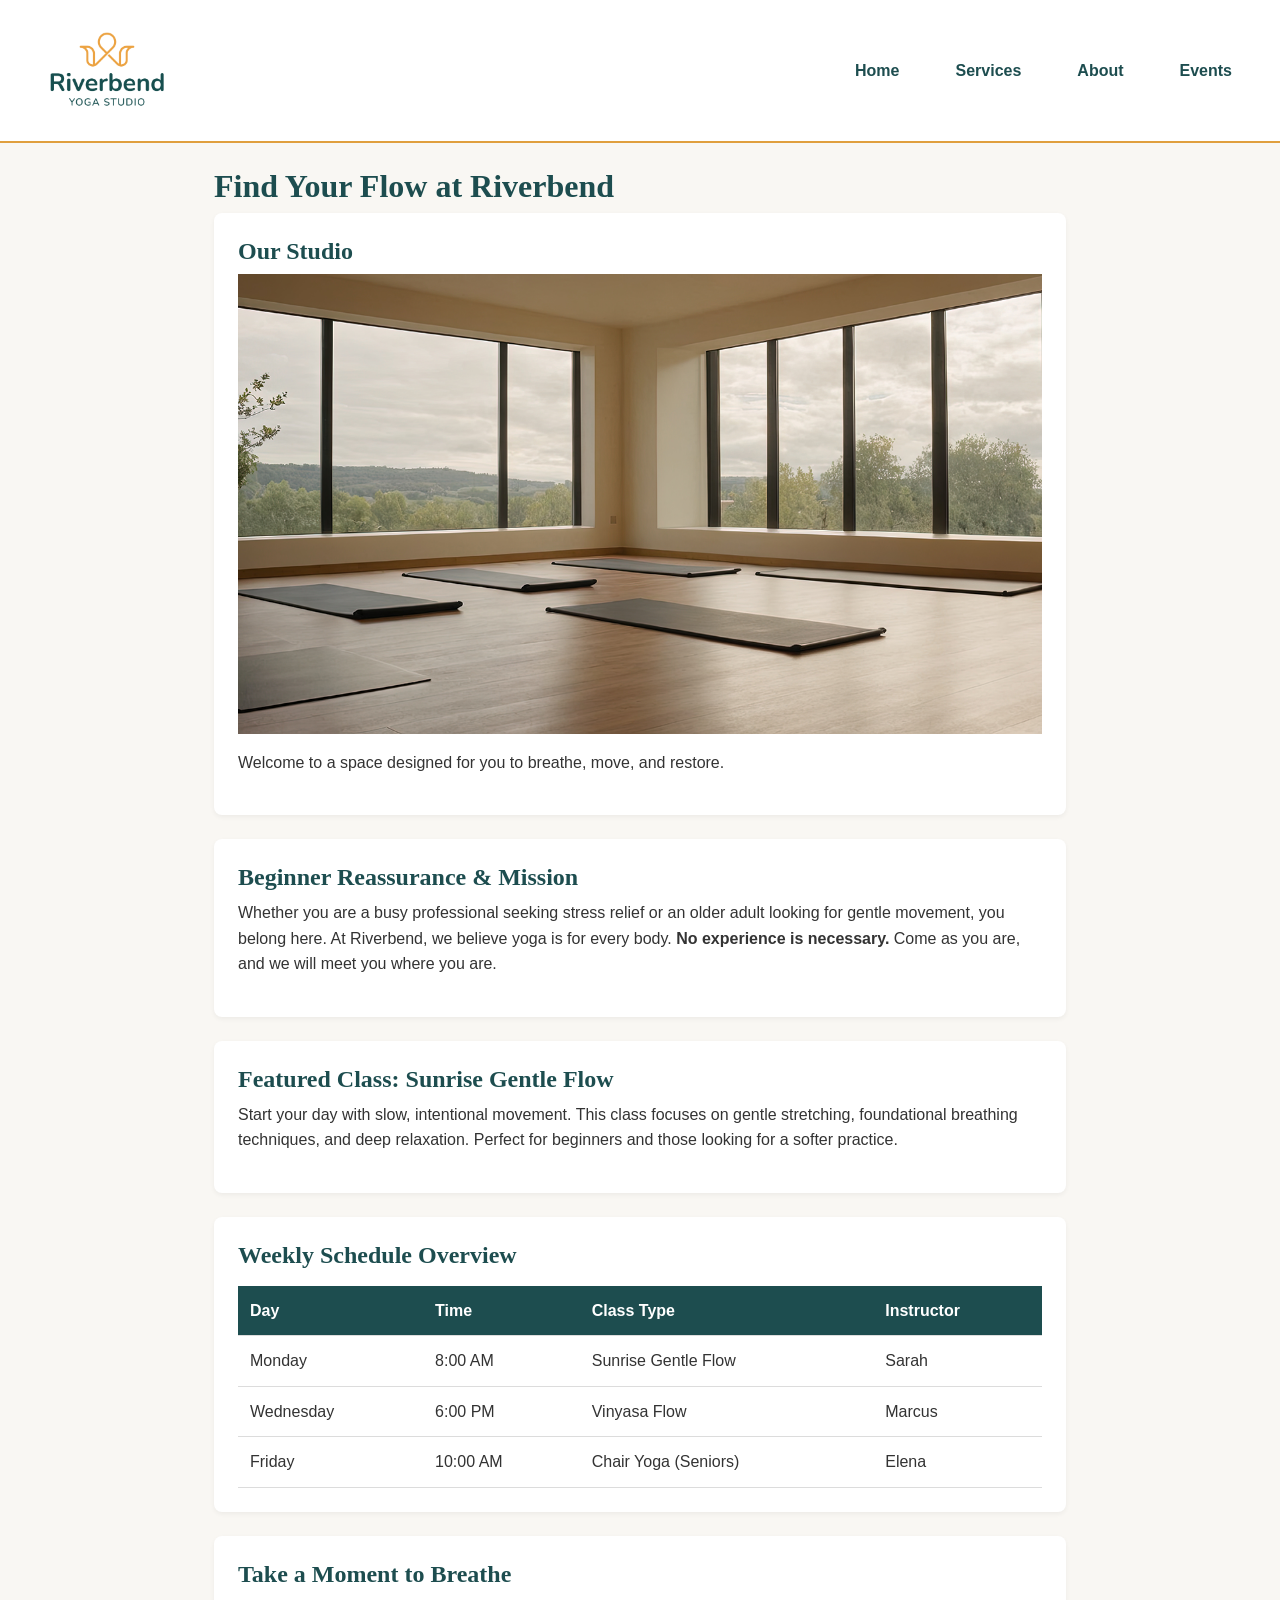
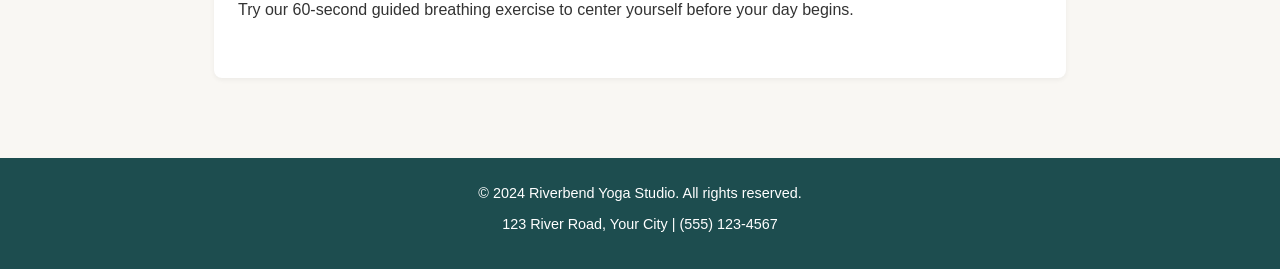
<file: index.html>
<!DOCTYPE html>
<html lang="en">
<head>
    <meta charset="UTF-8">
    <meta name="viewport" content="width=device-width, initial-scale=1.0">
    <title>Riverbend Yoga Studio | Home</title>
    <link rel="stylesheet" href="styles.css">
</head>
<body>

    <header>
        <img src="logo.png" alt="Riverbend Yoga Studio logo" width="150">
        <nav>
            <ul>
                <li><a href="index.html">Home</a></li>
                <li><a href="services.html">Services</a></li>
                <li><a href="about.html">About</a></li>
                <li><a href="events.html">Events</a></li>
            </ul>
        </nav>
    </header>

    <main>
        <h1>Find Your Flow at Riverbend</h1>
        
        <section>
            <h2>Our Studio</h2>
            <img src="yoga-studio.png" alt="Sunlit yoga studio with large windows overlooking a green landscape and neatly arranged black yoga mats." width="100%">
            <p>Welcome to a space designed for you to breathe, move, and restore.</p>
        </section>

        <section>
            <h2>Beginner Reassurance & Mission</h2>
            <p>Whether you are a busy professional seeking stress relief or an older adult looking for gentle movement, you belong here. At Riverbend, we believe yoga is for every body. <strong>No experience is necessary.</strong> Come as you are, and we will meet you where you are.</p>
        </section>

        <section>
            <h2>Featured Class: Sunrise Gentle Flow</h2>
            <p>Start your day with slow, intentional movement. This class focuses on gentle stretching, foundational breathing techniques, and deep relaxation. Perfect for beginners and those looking for a softer practice.</p>
        </section>

        <section>
            <h2>Weekly Schedule Overview</h2>
            <table>
                <thead>
                    <tr>
                        <th>Day</th>
                        <th>Time</th>
                        <th>Class Type</th>
                        <th>Instructor</th>
                    </tr>
                </thead>
                <tbody>
                    <tr>
                        <td>Monday</td>
                        <td>8:00 AM</td>
                        <td>Sunrise Gentle Flow</td>
                        <td>Sarah</td>
                    </tr>
                    <tr>
                        <td>Wednesday</td>
                        <td>6:00 PM</td>
                        <td>Vinyasa Flow</td>
                        <td>Marcus</td>
                    </tr>
                    <tr>
                        <td>Friday</td>
                        <td>10:00 AM</td>
                        <td>Chair Yoga (Seniors)</td>
                        <td>Elena</td>
                    </tr>
                </tbody>
            </table>
        </section>

        <section>
            <h2>Take a Moment to Breathe</h2>
            <p>Try our 60-second guided breathing exercise to center yourself before your day begins.</p>
            <audio controls>
                <source src="yoga-breathing.mp3" type="audio/mpeg">
                Your browser does not support the audio element. Please <a href="yoga-breathing.mp3">download the guided breathing track</a> to listen on your device.
            </audio>
        </section>
    </main>

    <footer>
        <p>&copy; 2024 Riverbend Yoga Studio. All rights reserved.</p>
        <p>123 River Road, Your City | (555) 123-4567</p>
    </footer>
    
    <!-- Link to JavaScript File -->
    <script src="script.js"></script>

</body>
</html>
</file>
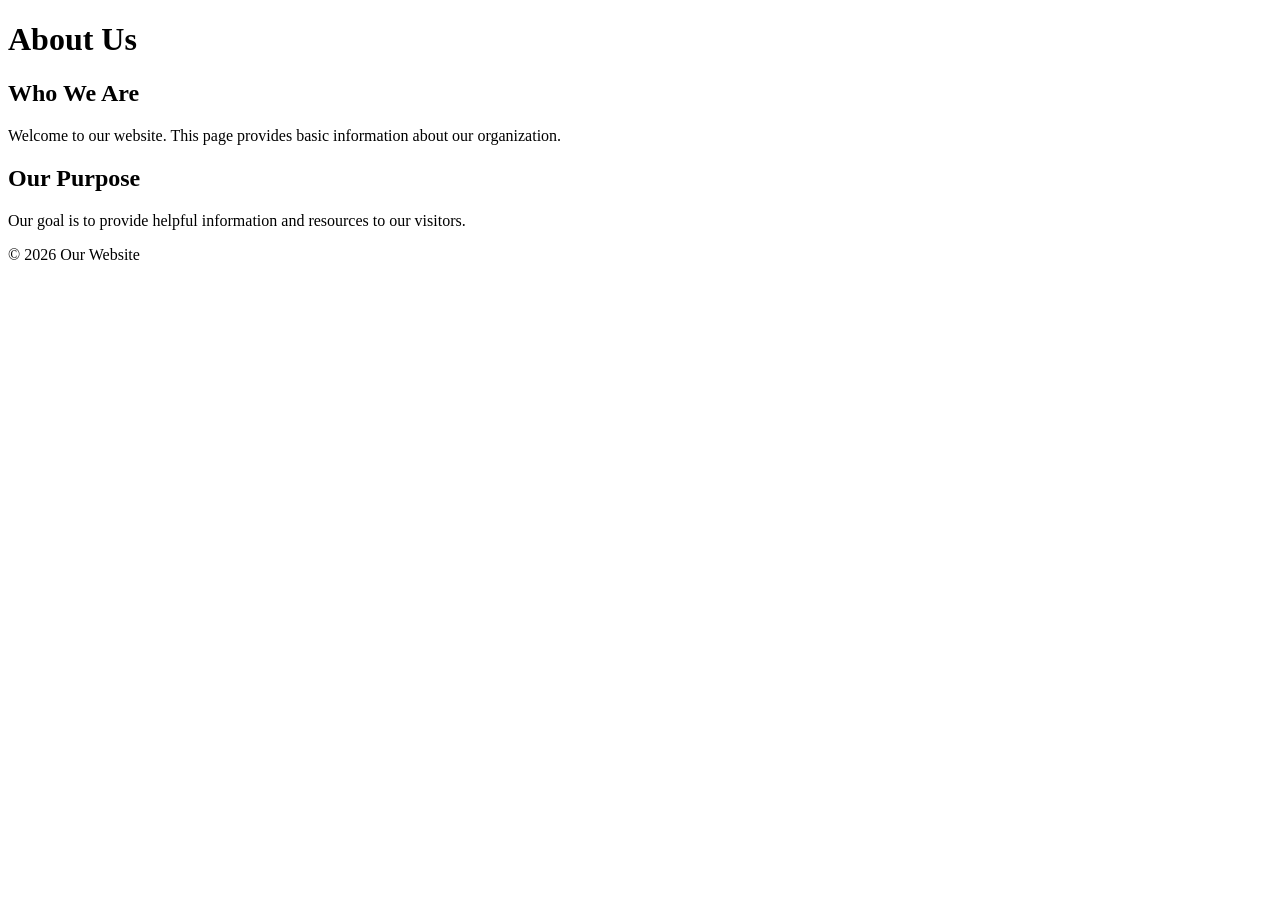
<file: about.html>
<!DOCTYPE html>
<html lang="en">
<head>
  <meta charset="UTF-8">
  <meta name="viewport" content="width=device-width, initial-scale=1.0">
  <title>About</title>
</head>
<body>
  <header>
    <h1>About Us</h1>
  </header>

  <main>
    <h2>Who We Are</h2>
    <p>Welcome to our website. This page provides basic information about our organization.</p>

    <h2>Our Purpose</h2>
    <p>Our goal is to provide helpful information and resources to our visitors.</p>
  </main>

  <footer>
    <p>&copy; 2026 Our Website</p>
  </footer>
</body>
</html>
</file>
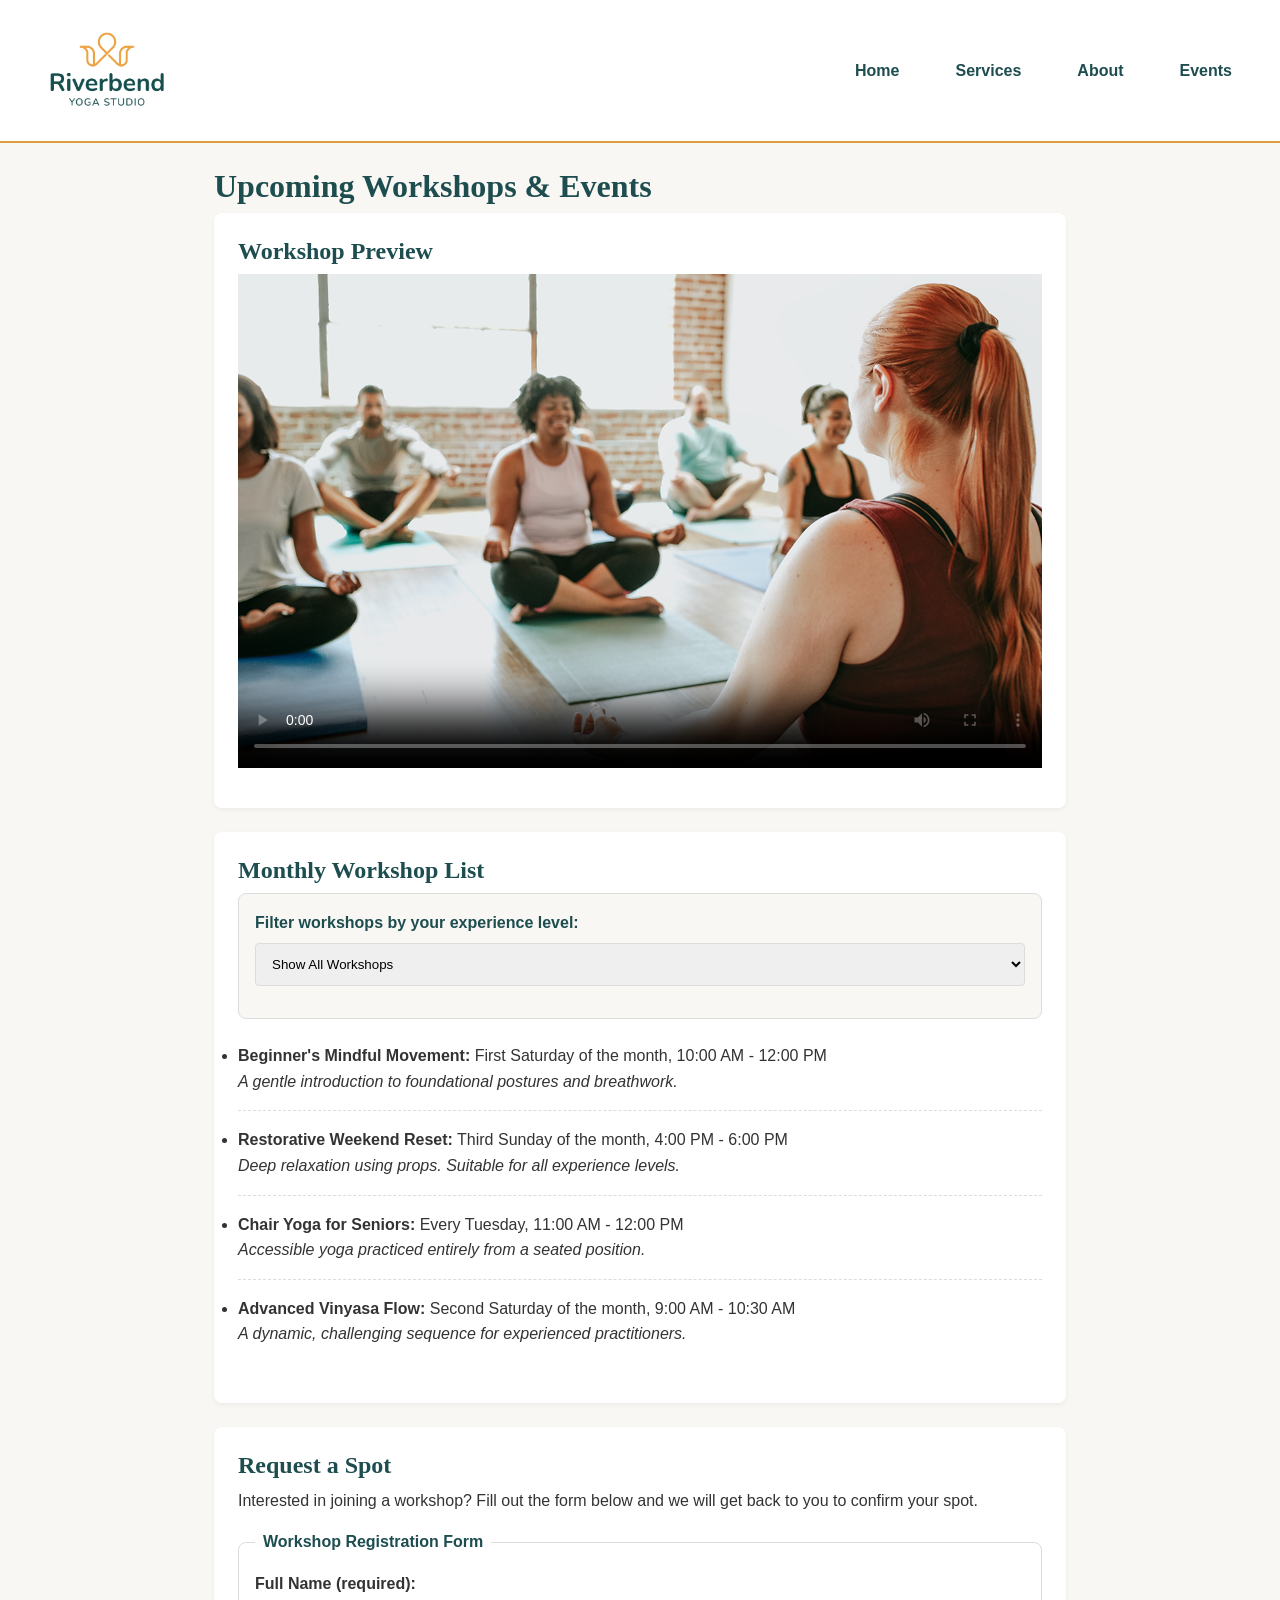
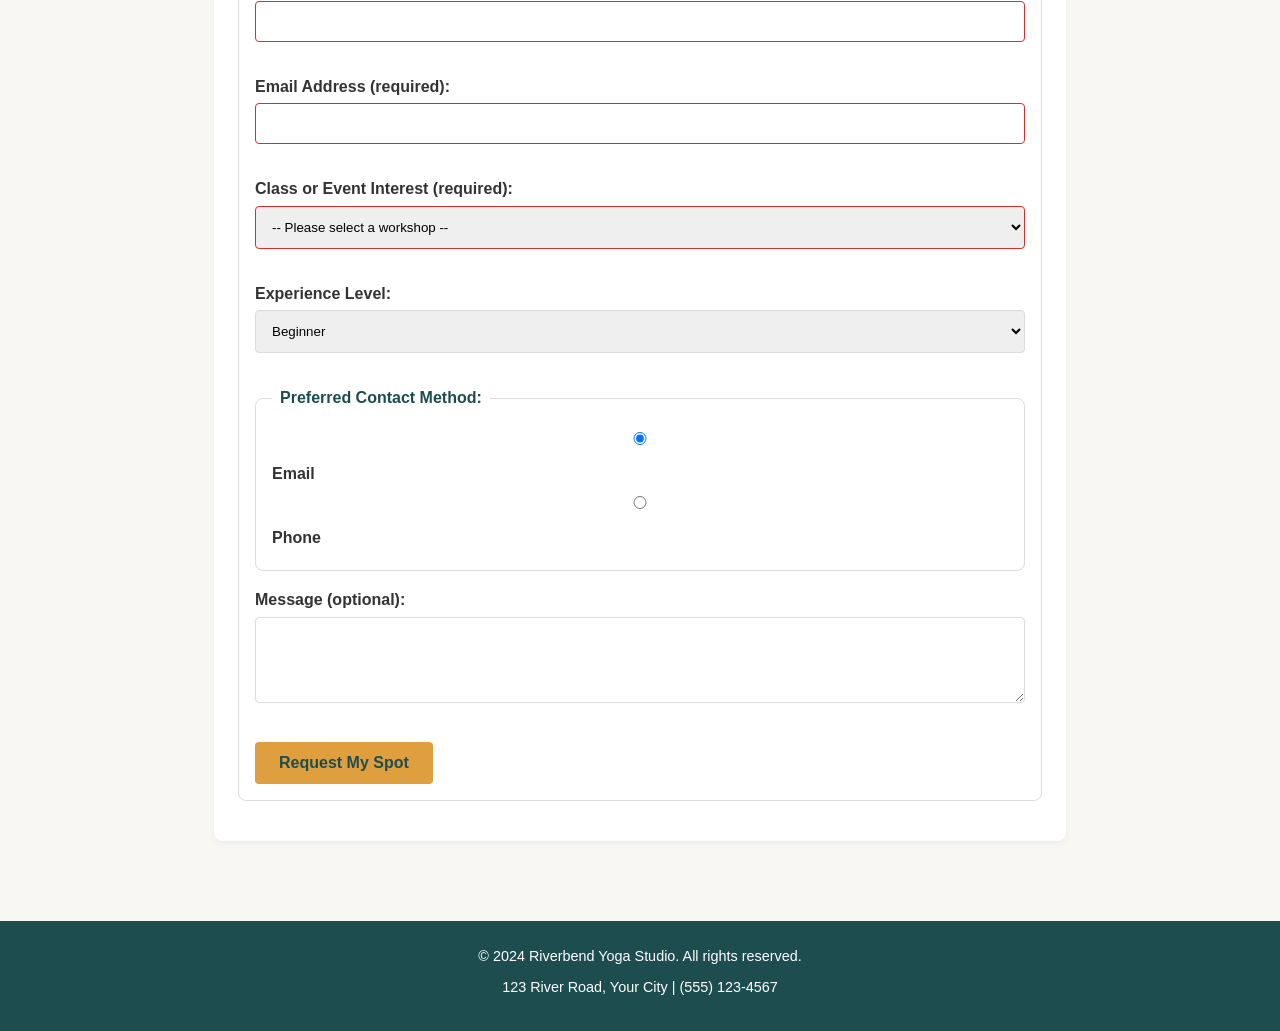
<file: events.html>
<!DOCTYPE html>
<html lang="en">
<head>
    <meta charset="UTF-8">
    <meta name="viewport" content="width=device-width, initial-scale=1.0">
    <title>Riverbend Yoga Studio | Events</title>
    <link rel="stylesheet" href="styles.css">
</head>
<body>

    <header>
        <img src="logo.png" alt="Riverbend Yoga Studio logo" width="150">
        <nav>
            <ul>
                <li><a href="index.html">Home</a></li>
                <li><a href="services.html">Services</a></li>
                <li><a href="about.html">About</a></li>
                <li><a href="events.html">Events</a></li>
            </ul>
        </nav>
    </header>

    <main>
        <h1>Upcoming Workshops & Events</h1>

        <section>
            <h2>Workshop Preview</h2>
            <video controls poster="yoga-workshop.png" width="100%">
                <source src="yoga-intro.mp4" type="video/mp4">
                Your browser does not support the video tag. Please <a href="yoga-intro.mp4">download the intro video</a> to preview our workshop.
            </video>
        </section>

        <section>
            <h2>Monthly Workshop List</h2>
            
            <!-- Interactive Feature: Workshop Filter -->
            <div class="filter-container">
                <label for="workshop-filter">Filter workshops by your experience level:</label>
                <select id="workshop-filter">
                    <option value="all">Show All Workshops</option>
                    <option value="beginner">Beginner</option>
                    <option value="intermediate">Intermediate</option>
                    <option value="advanced">Advanced</option>
                </select>
            </div>

            <!-- Dynamic List Container -->
            <ul id="workshop-list">
                <!-- JavaScript will populate this list -->
            </ul>
        </section>

        <section>
            <h2>Request a Spot</h2>
            <p>Interested in joining a workshop? Fill out the form below and we will get back to you to confirm your spot.</p>
            
            <form id="registration-form" novalidate>
                <fieldset>
                    <legend>Workshop Registration Form</legend>

                    <p>
                        <label for="name">Full Name (required):</label>
                        <input type="text" id="name" name="name" required>
                        <span id="name-error" class="error-message"></span>
                    </p>

                    <p>
                        <label for="email">Email Address (required):</label>
                        <input type="email" id="email" name="email" required>
                        <span id="email-error" class="error-message"></span>
                    </p>

                    <p>
                        <label for="interest">Class or Event Interest (required):</label>
                        <select id="interest" name="interest" required>
                            <option value="">-- Please select a workshop --</option>
                            <option value="mindful">Beginner's Mindful Movement</option>
                            <option value="restorative">Restorative Weekend Reset</option>
                            <option value="chair">Chair Yoga for Seniors</option>
                            <option value="vinyasa">Advanced Vinyasa Flow</option>
                        </select>
                        <span id="interest-error" class="error-message"></span>
                    </p>

                    <p>
                        <label for="experience">Experience Level:</label>
                        <select id="experience" name="experience">
                            <option value="beginner">Beginner</option>
                            <option value="intermediate">Intermediate</option>
                            <option value="advanced">Advanced</option>
                        </select>
                    </p>

                    <fieldset>
                        <legend>Preferred Contact Method:</legend>
                        <input type="radio" id="contact-email" name="contact_method" value="email" checked>
                        <label for="contact-email">Email</label>
                        
                        <input type="radio" id="contact-phone" name="contact_method" value="phone">
                        <label for="contact-phone">Phone</label>
                    </fieldset>

                    <p>
                        <label for="message">Message (optional):</label>
                        <textarea id="message" name="message" rows="4"></textarea>
                    </p>

                    <button type="submit">Request My Spot</button>
                </fieldset>
            </form>
        </section>
    </main>

    <footer>
        <p>&copy; 2024 Riverbend Yoga Studio. All rights reserved.</p>
        <p>123 River Road, Your City | (555) 123-4567</p>
    </footer>

    <!-- Link to JavaScript File -->
    <script src="script.js"></script>
</body>
</html>
</file>
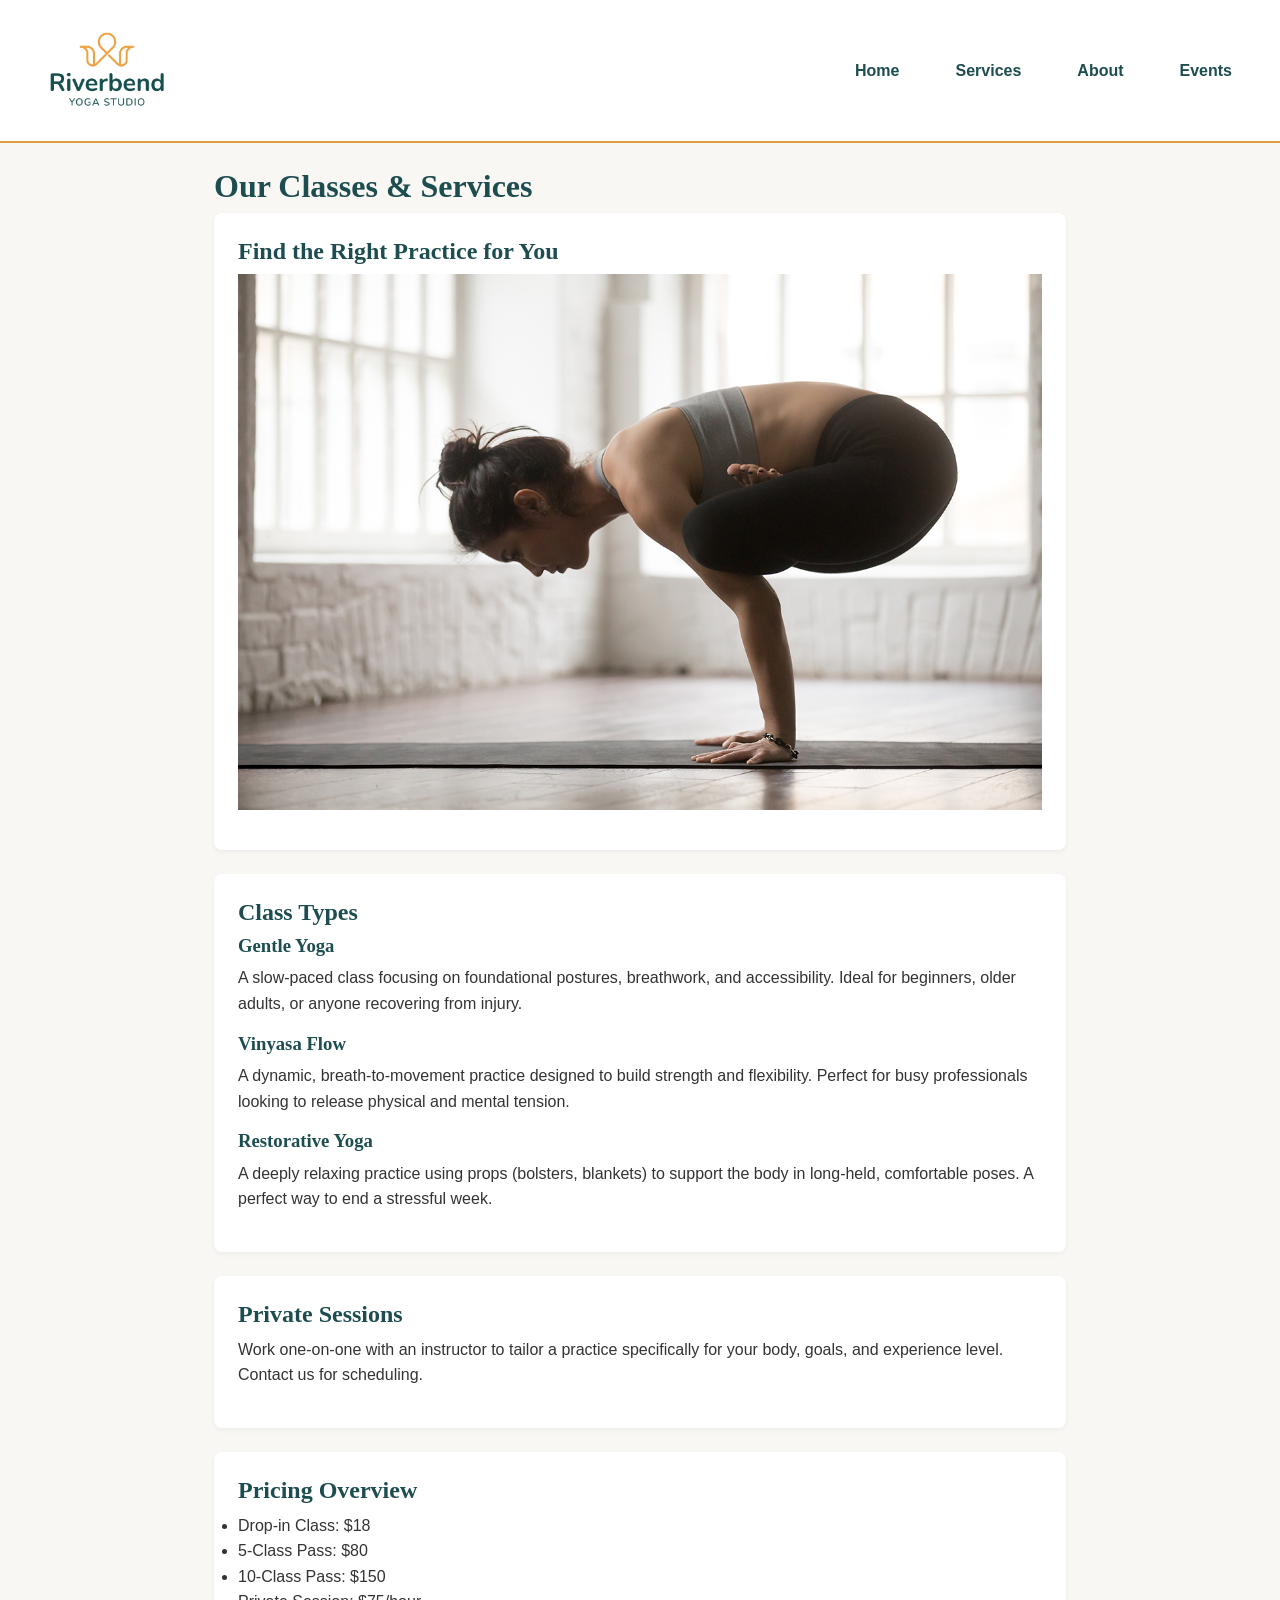
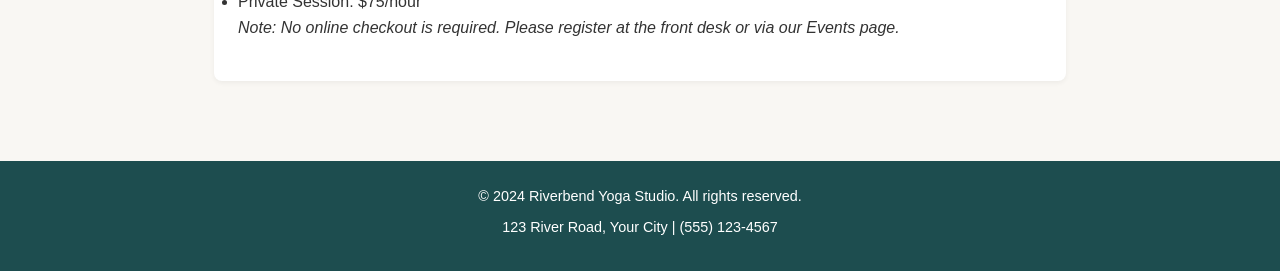
<file: services.html>
<!DOCTYPE html>
<html lang="en">
<head>
    <meta charset="UTF-8">
    <meta name="viewport" content="width=device-width, initial-scale=1.0">
    <title>Riverbend Yoga Studio | Services</title>
    <link rel="stylesheet" href="styles.css">
</head>
<body>

    <header>
        <img src="logo.png" alt="Riverbend Yoga Studio logo" width="150">
        <nav>
            <ul>
                <li><a href="index.html">Home</a></li>
                <li><a href="services.html">Services</a></li>
                <li><a href="about.html">About</a></li>
                <li><a href="events.html">Events</a></li>
            </ul>
        </nav>
    </header>

    <main>
        <h1>Our Classes & Services</h1>

        <section>
            <h2>Find the Right Practice for You</h2>
            <picture>
                <source media="(min-width: 800px)" srcset="yoga-feature-large.png">
                <source media="(min-width: 400px)" srcset="yoga-feature-small.png">
                <img src="yoga-feature-small.png" alt="A student practicing a challenging crow pose in a bright, airy studio." width="100%">
            </picture>
        </section>

        <section>
            <h2>Class Types</h2>
            <article>
                <h3>Gentle Yoga</h3>
                <p>A slow-paced class focusing on foundational postures, breathwork, and accessibility. Ideal for beginners, older adults, or anyone recovering from injury.</p>
            </article>
            <article>
                <h3>Vinyasa Flow</h3>
                <p>A dynamic, breath-to-movement practice designed to build strength and flexibility. Perfect for busy professionals looking to release physical and mental tension.</p>
            </article>
            <article>
                <h3>Restorative Yoga</h3>
                <p>A deeply relaxing practice using props (bolsters, blankets) to support the body in long-held, comfortable poses. A perfect way to end a stressful week.</p>
            </article>
        </section>

        <section>
            <h2>Private Sessions</h2>
            <p>Work one-on-one with an instructor to tailor a practice specifically for your body, goals, and experience level. Contact us for scheduling.</p>
        </section>

        <section>
            <h2>Pricing Overview</h2>
            <ul>
                <li>Drop-in Class: $18</li>
                <li>5-Class Pass: $80</li>
                <li>10-Class Pass: $150</li>
                <li>Private Session: $75/hour</li>
            </ul>
            <p><em>Note: No online checkout is required. Please register at the front desk or via our Events page.</em></p>
        </section>
    </main>

    <footer>
        <p>&copy; 2024 Riverbend Yoga Studio. All rights reserved.</p>
        <p>123 River Road, Your City | (555) 123-4567</p>
    </footer>
    
    <!-- Link to JavaScript File -->
    <script src="script.js"></script>

</body>
</html>
</file>
<file: styles.css>
/* --- 1. CSS Variables (Limited Color Palette) --- */
:root {
    --primary-teal: #1d4d4f; /* Matches logo text */
    --accent-gold: #e09f3e; /* Matches logo icon */
    --bg-color: #f9f7f3; /* Warm off-white for calm tone */
    --text-color: #333333;
    --card-bg: #ffffff;
    --border-color: #dcdcdc;
}

/* --- 2. Base Styles (Mobile-First) --- */
* {
    box-sizing: border-box;
    margin: 0;
    padding: 0;
}

body {
    font-family: 'Helvetica Neue', Arial, sans-serif; /* Font Family 1: Clean, readable sans-serif */
    background-color: var(--bg-color);
    color: var(--text-color);
    line-height: 1.6;
    padding: 0;
}

h1, h2, h3, h4 {
    font-family: 'Georgia', serif; /* Font Family 2: Calm, traditional serif for headings */
    color: var(--primary-teal);
    margin-bottom: 0.5rem;
    line-height: 1.2;
}

p {
    margin-bottom: 1rem;
}

img, video, audio {
    max-width: 100%;
    height: auto;
    display: block;
    margin-bottom: 1rem;
}

/* --- 3. Header & Navigation --- */
header {
    background-color: var(--card-bg);
    padding: 1rem;
    text-align: center;
    border-bottom: 2px solid var(--accent-gold);
}

header img {
    margin: 0 auto 1rem auto;
}

nav ul {
    list-style: none;
    display: flex;
    flex-direction: column; /* Mobile: stacked */
    gap: 0.5rem;
}

nav a {
    text-decoration: none;
    color: var(--primary-teal);
    font-weight: bold;
    display: block;
    padding: 0.5rem;
    border-radius: 4px;
}

nav a:hover {
    background-color: var(--bg-color);
    color: var(--accent-gold);
}

/* --- 4. Main Content & Sections --- */
main {
    padding: 1.5rem;
    max-width: 900px;
    margin: 0 auto;
}

section {
    background-color: var(--card-bg);
    padding: 1.5rem;
    margin-bottom: 1.5rem;
    border-radius: 8px;
    box-shadow: 0 2px 5px rgba(0,0,0,0.05);
}

/* --- 5. Tables --- */
table {
    width: 100%;
    border-collapse: collapse;
    margin-top: 1rem;
}

th, td {
    padding: 0.75rem;
    text-align: left;
    border-bottom: 1px solid var(--border-color);
}

th {
    background-color: var(--primary-teal);
    color: white;
}

/* --- 6. Figure & Media --- */
figure {
    margin: 1rem 0;
    text-align: center;
}

figcaption {
    font-size: 0.9rem;
    color: #666;
    font-style: italic;
    margin-top: 0.5rem;
}

/* --- 7. Forms --- */
form {
    display: flex;
    flex-direction: column;
}

fieldset {
    border: 1px solid var(--border-color);
    border-radius: 8px;
    padding: 1rem;
    margin-bottom: 1rem;
}

legend {
    font-weight: bold;
    color: var(--primary-teal);
    padding: 0 0.5rem;
}

label {
    display: block;
    margin-bottom: 0.25rem;
    font-weight: bold;
}

input, select, textarea {
    width: 100%;
    padding: 0.75rem;
    margin-bottom: 1rem;
    border: 1px solid var(--border-color);
    border-radius: 4px;
    font-family: inherit;
}

button {
    background-color: var(--accent-gold);
    color: var(--primary-teal);
    font-weight: bold;
    padding: 0.75rem 1.5rem;
    border: none;
    border-radius: 4px;
    cursor: pointer;
    font-size: 1rem;
}

button:hover {
    background-color: var(--primary-teal);
    color: white;
}

/* --- 8. Footer --- */
footer {
    background-color: var(--primary-teal);
    color: white;
    text-align: center;
    padding: 1.5rem;
    margin-top: 2rem;
}

footer p {
    margin-bottom: 0.5rem;
    font-size: 0.9rem;
}

/* --- 9. Media Query for Larger Screens (Responsive Layout) --- */
@media (min-width: 768px) {
    /* Header: Horizontal Navigation */
    header {
        display: flex;
        justify-content: space-between;
        align-items: center;
        padding: 1rem 2rem;
    }

    header img {
        margin: 0;
    }

    nav ul {
        flex-direction: row; /* Desktop: side-by-side */
        gap: 1.5rem;
    }

    nav a {
        padding: 0.5rem 1rem;
    }

    /* Two-column layout for specific sections (optional enhancement) */
    .two-column {
        display: flex;
        gap: 2rem;
    }
    
    .two-column > * {
        flex: 1;
    }
}
/* --- 10. Interactive Feature: Workshop Filter --- */
.filter-container {
    background-color: var(--bg-color);
    padding: 1rem;
    border-radius: 8px;
    margin-bottom: 1.5rem;
    border: 1px solid var(--border-color);
}

.filter-container label {
    font-weight: bold;
    color: var(--primary-teal);
    margin-bottom: 0.5rem;
}

#workshop-list li {
    margin-bottom: 1rem;
    padding-bottom: 1rem;
    border-bottom: 1px dashed var(--border-color);
}

#workshop-list li:last-child {
    border-bottom: none;
}

/* --- 11. Form Validation Error Messages --- */
.error-message {
    color: #d32f2f; /* Red for errors */
    font-size: 0.85rem;
    font-weight: bold;
    margin-top: 0.25rem;
    margin-bottom: 0.5rem;
    display: block;
}

input:invalid, select:invalid {
    border-color: #d32f2f;
}

input:focus, select:focus {
    outline: 2px solid var(--accent-gold);
}
</file>
